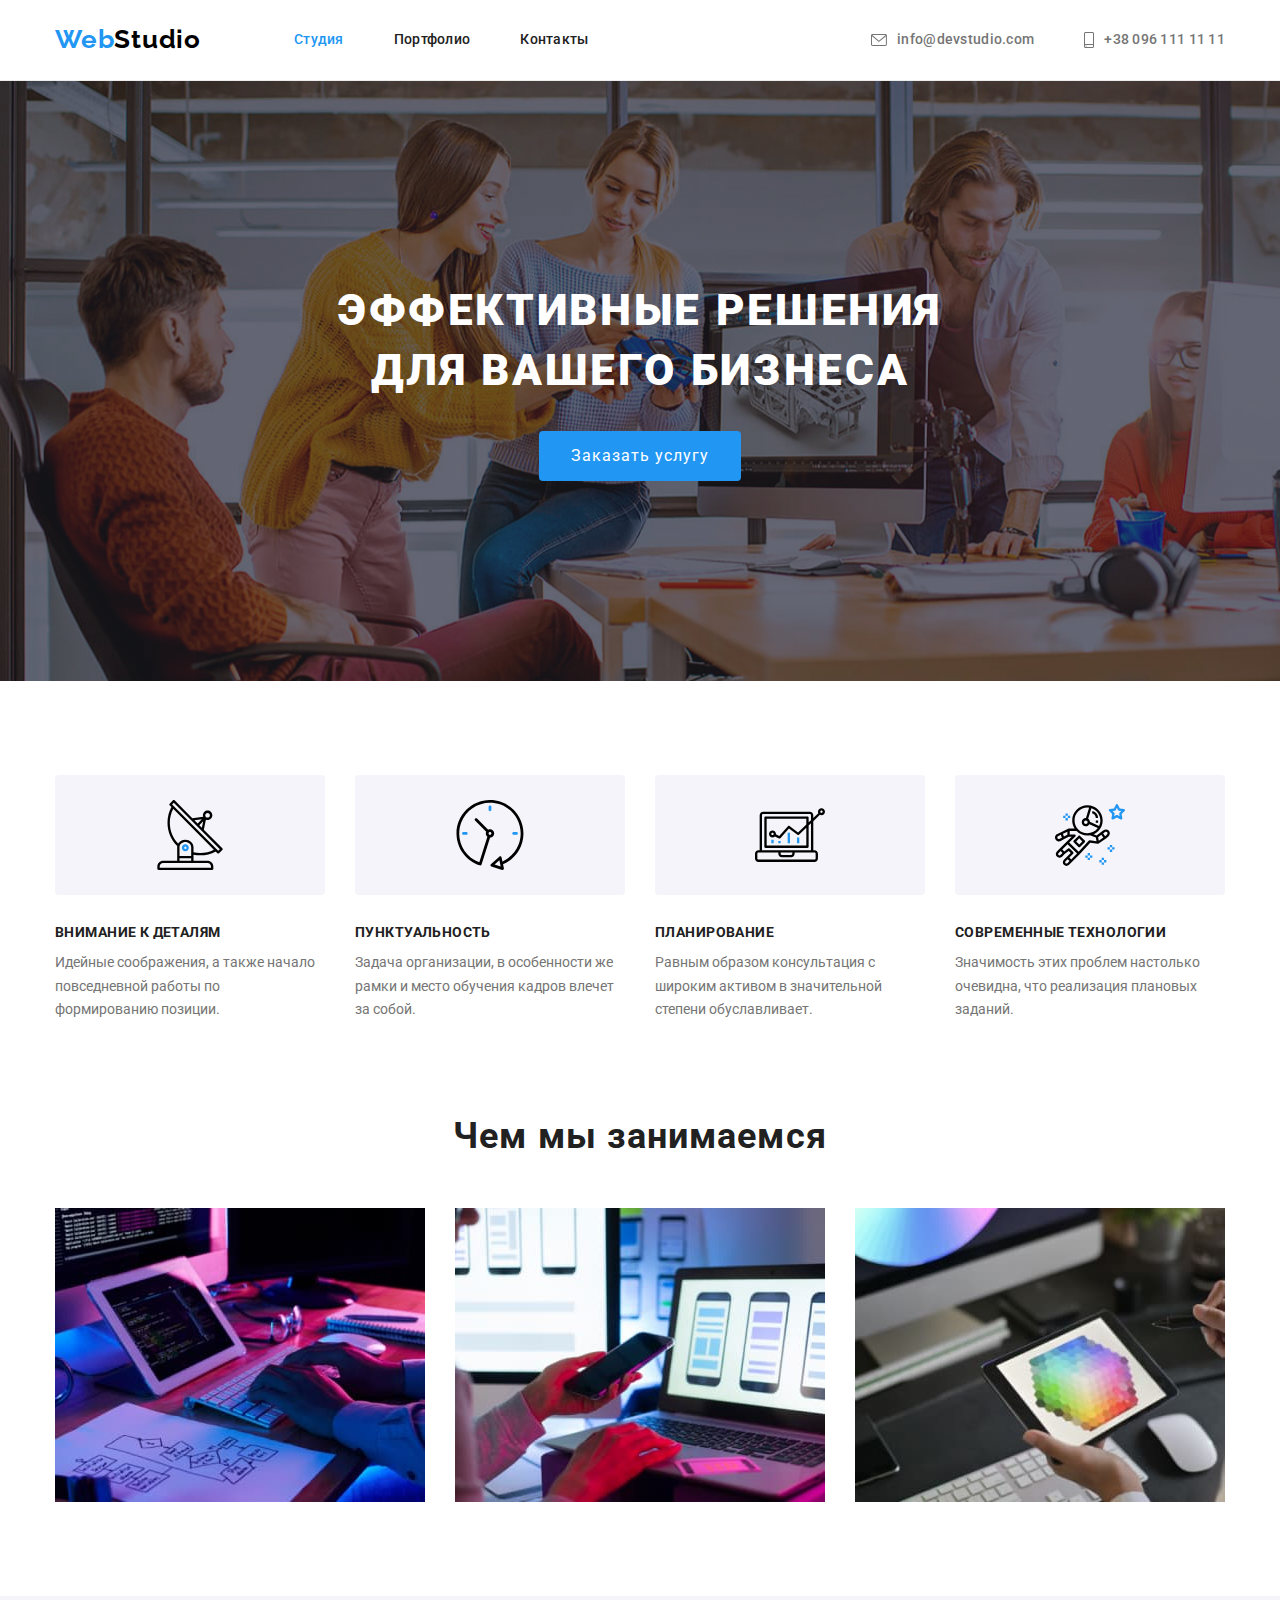
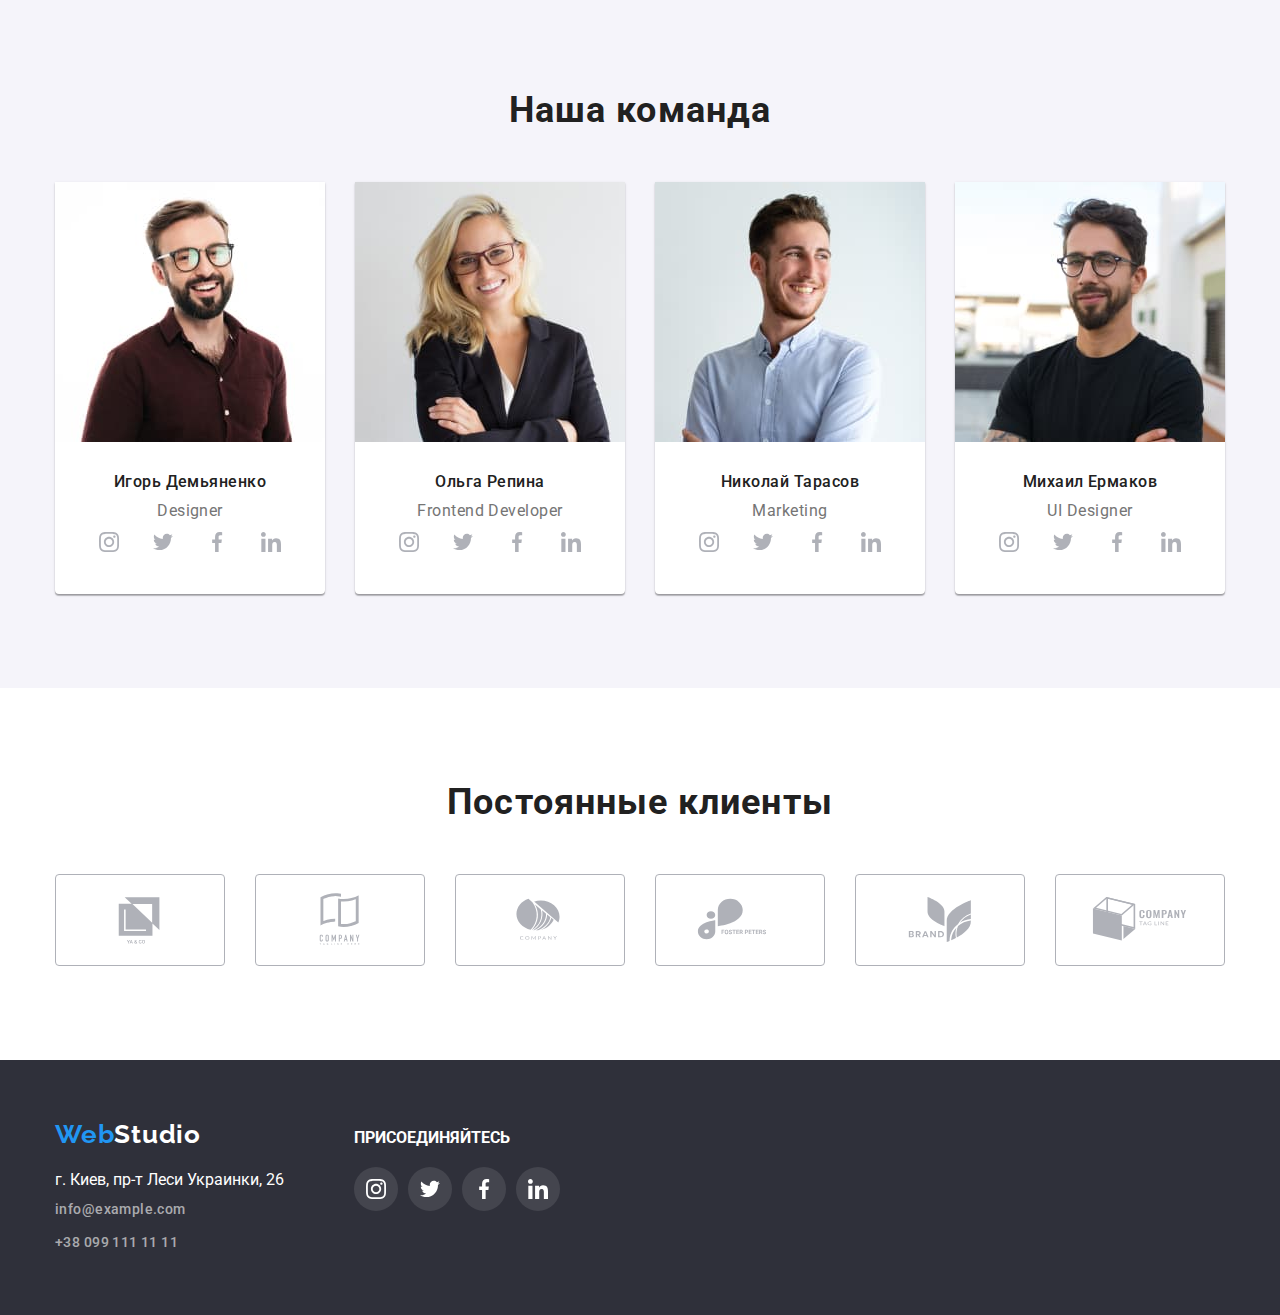
<file: index.html>
<!DOCTYPE html>
<html lang="ru">
<head>
    <meta charset="UTF-8">
    <meta http-equiv="X-UA-Compatible" content="IE=edge">
    <meta name="viewport" content="width=device-width, initial-scale=1.0">
    <title>Document</title>
    <link rel="stylesheet" href="./css/styles.css">
    <link rel="preconnect" href="https://fonts.gstatic.com">
    <link href="https://fonts.googleapis.com/css2?family=Raleway:wght@700&family=Roboto:wght@400;500;700;900&display=swap" rel="stylesheet">
    <link href="https://cdnjs.cloudflare.com/ajax/libs/modern-normalize/1.0.0/modern-normalize.min.css">
</head>
<body>
    <header class="header-contact">
   <!--My contact--> 
        <div class="container">
            <nav class="site-nav">
                <a href="index.html" class="logo"><span class="logo-title">Web</span>Studio</a>
                <ul class="site-nav-list">
                    <li><a href="index.html" class="nav-link current">Студия</a></li>
                    <li><a href="portfolio.html" class="nav-link">Портфолио</a></li>
                    <li><a href="contact.html" class="nav-link">Контакты</a></li>
                </ul>
            </nav>
            <ul class="contact-list">
                <li>
                    <a href="mailto:info@devstudio.com" class="contact-item">
                        <svg class="icon-mail">
                            <use href="./images/icons.svg#icon-envelope"></use>
                        </svg> info@devstudio.com
                    </a>
                </li>
                <li>
                    <a href="tel:+380961111111" class="contact-item">
                        <svg class="icon-phone">
                            <use href="./images/icons.svg#icon-smartphone"></use>
                        </svg>
                        +38 096 111 11 11
                    </a>
                </li>
            </ul> 
        </div>
    </header>  

    <main>
<!--Main content-->
    <section class="section-hero">
  <div class="container"> 
    <h1 class="hero-title">ЭФФЕКТИВНЫЕ РЕШЕНИЯ ДЛЯ ВАШЕГО БИЗНЕСА</h1>
    <button type="button" class="button-hero">Заказать услугу</button>
  </div>
   </section> 
<!--What we do-->
    <section class="features section"> 
    <div class="container">
        <ul class="content-list">
            <li class="content-item">
                <div class="icon-features">
                    <svg class="icon-element">
                        <use href="./images/icons.svg#icon-antenna"></use>
                    </svg>
                </div>
                <h3 class="content-title">ВНИМАНИЕ К ДЕТАЛЯМ</h3>
                <p class="content-text">Идейные соображения, а также начало повседневной работы по формированию позиции.</p>
            </li>
            <li class="content-item">
                <div class="icon-features">
                    <svg class="icon-element">
                        <use href="./images/icons.svg#icon-clock"></use>
                    </svg>
                </div>
                <h3 class="content-title">ПУНКТУАЛЬНОСТЬ</h3>
                <p class="content-text">Задача организации, в особенности же рамки и место обучения кадров влечет за собой.</p>
            </li>
            <li class="content-item">
                <div class="icon-features">
                    <svg class="icon-element">
                        <use href="./images/icons.svg#icon-diagram"></use>
                     </svg>
                </div>
                <h3 class="content-title">ПЛАНИРОВАНИЕ</h3>
                <p class="content-text">Равным образом консультация с широким активом в значительной степени обуславливает.</p>
            </li>
            <li class="content-item">
                <div class="icon-features">
                    <svg class="icon-element">
                        <use href="./images/icons.svg#icon-astronaut"></use>
                    </svg>
                </div>
                <h3 class="content-title">СОВРЕМЕННЫЕ ТЕХНОЛОГИИ</h3>
                <p class="content-text">Значимость этих проблем настолько очевидна, что реализация плановых заданий.</p>
            </li>
        </ul>
    </div>
   
   </section>
<!--About-->
   <section class="about section">
   <div class="container">
       <h2 class="main-title">Чем мы занимаемся</h2>
   <ul class="main-list">
      <li>
          <img src="./images/box1.jpg" alt="Работа с програмами" width="370"/>
      </li> 
       <li>
           <img src="./images/box2.jpg" alt="Работа с програмами" width="370"/>
       </li>
       <li>
           <img src="./images/box3.jpg" alt="Работа с програмами" width="370"/>
       </li>
   </ul>
   </div>
   </section>
<!--Все учасники команды-->
   <section class="team section">
     <div class="container">
       <h2 class="command-title">Наша команда</h2>
       <ul class="command-list">
           <li class="command-item"> 
                <img src="./images/img.jpg" alt="Игорь Демьяненко" width="270"/>
            <div class="command-description">   
                <h3 class="command-name">Игорь Демьяненко </h3>
                <p class="command-type">Designer</p>
        <ul class="icon-list">
            <li class="icon-item">
                <a herf="#" class="icon-button">
                    <svg class="icon" with="20" height="20">
                        <use href="./images/icons.svg#icon-instagram"></use>
                    </svg>
                </a>
            </li>
            <li class="icon-item">
                <a herf="#" class="icon-button">
                    <svg class="icon" with="20" height="20">
                        <use href="./images/icons.svg#icon-twitter"></use>
                    </svg>
                </a>
            </li>
            <li class="icon-item">
                <a href="#" class="icon-button">
                    <svg class="icon" with="20" height="20">
                        <use href="./images/icons.svg#icon-facebook"></use>
                    </svg>
                </a>
            </li>
            <li class="icon-item">
                <a href="#" class="icon-button">
                    <svg class="icon" with="20" height="20">
                        <use href="./images/icons.svg#icon-linkedin"></use>
                    </svg>
                </a>
            </li>
        </ul>
            </div>
           </li>
           <li class="command-item"> 
               <img src="./images/img(1).jpg" alt="Ольга Репина" width="270"/>
            <div class="command-description">
                <h3 class="command-name">Ольга Репина</h3>
                <p class="command-type">Frontend Developer</p>
        <ul class="icon-list">
            <li class="icon-item">
                <a herf="#" class="icon-button">
                    <svg class="icon" with="20" height="20">
                        <use href="./images/icons.svg#icon-instagram"></use>
                    </svg>
                </a>
            </li>
            <li class="icon-item">
                <a herf="#" class="icon-button">
                    <svg class="icon" with="20" height="20">
                        <use href="./images/icons.svg#icon-twitter"></use>
                    </svg>
                </a>
            </li>
            <li class="icon-item">
                <a href="#" class="icon-button">
                    <svg class="icon" with="20" height="20">
                        <use href="./images/icons.svg#icon-facebook"></use>
                    </svg>
                </a>
            </li>
            <li class="icon-item">
                <a href="#" class="icon-button">
                    <svg class="icon" with="20" height="20">
                        <use href="./images/icons.svg#icon-linkedin"></use>
                    </svg>
                </a>
            </li>
        </ul>
            </div>  
           </li> 
           <li class="command-item"> 
               <img src="./images/img(2).jpg" alt="Николай Тарасов" width="270"/>
            <div class="command-description">
               <h3 class="command-name">Николай Тарасов</h3>
               <p class="command-type">Marketing</p>
        <ul class="icon-list">
            <li class="icon-item">
                <a herf="#" class="icon-button">
                    <svg class="icon" with="20" height="20">
                        <use href="./images/icons.svg#icon-instagram"></use>
                    </svg>
                </a>
            </li>
            <li class="icon-item">
                <a herf="#" class="icon-button">
                    <svg class="icon" with="20" height="20">
                        <use href="./images/icons.svg#icon-twitter"></use>
                    </svg>
                </a>
            </li>
            <li class="icon-item">
                <a href="#" class="icon-button">
                    <svg class="icon" with="20" height="20">
                        <use href="./images/icons.svg#icon-facebook"></use>
                    </svg>
                </a>
            </li>
            <li class="icon-item">
                <a href="#" class="icon-button">
                    <svg class="icon" with="20" height="20">
                        <use href="./images/icons.svg#icon-linkedin"></use>
                    </svg>
                </a>
            </li>
        </ul>
            </div> 
           </li>
           <li class="command-item">  
               <img src="./images/img(3).jpg" alt="Михаил Ермаков" width="270"/>
            <div class="command-description">
                <h3 class="command-name">Михаил Ермаков</h3>
                <p class="command-type">UI Designer</p>
        <ul class="icon-list">
            <li class="icon-item">
                <a herf="#" class="icon-button">
                    <svg class="icon" with="20" height="20">
                        <use href="./images/icons.svg#icon-instagram"></use>
                    </svg>
                </a>
            </li>
            <li class="icon-item">
                <a herf="#" class="icon-button">
                    <svg class="icon" with="20" height="20">
                        <use href="./images/icons.svg#icon-twitter"></use>
                    </svg>
                </a>
            </li>
            <li class="icon-item">
                <a href="#" class="icon-button">
                    <svg class="icon" with="20" height="20">
                        <use href="./images/icons.svg#icon-facebook"></use>
                    </svg>
                </a>
            </li>
            <li class="icon-item">
                <a href="#" class="icon-button">
                    <svg class="icon" with="20" height="20">
                        <use href="./images/icons.svg#icon-linkedin"></use>
                    </svg>
                </a>
            </li>
        </ul>
            </div>
           </li>
        </ul>
    </div>
   </section> 
<!--Постоянные клиенты компании-->
   <section class="client section">
       <div class="container">
           <h2 class="client-title">Постоянные клиенты</h2>
           <ul class="client-list">
               <li class="client-item">
                   <a href="#" class="client-link">
                    <svg class="icon-client" width="106" height="60">
                        <use href="./images/icons.svg#icon-Logo"></use>
                     </svg>
                   </a>
               </li>
               <li class="client-item">
                   <a href="#" class="client-link">
                    <svg class="icon-client" width="106" height="60">
                        <use href="./images/icons.svg#icon-Logo1"></use>
                    </svg>
                   </a>
               </li>
               <li class="client-item">
                   <a hfer="#" class="client-link">
                    <svg class="icon-client" width="106" height="60">
                        <use href="./images/icons.svg#icon-Logo2"></use>
                    </svg>
                   </a>
               </li>
               <li class="client-item">
                   <a href="#" class="client-link">
                    <svg class="icon-client" width="106" height="60">
                        <use href="./images/icons.svg#icon-Logo3"></use>
                    </svg>
                   </a>
               </li>
               <li class="client-item">
                   <a href="#" class="client-link">
                    <svg class="icon-client" width="106" height="60">
                        <use href="./images/icons.svg#icon-Logo4"></use>
                    </svg>
                   </a>
               </li>
               <li class="client-item">
                   <a href="#" class="client-link">
                    <svg class="icon-client" width="106" height="60">
                        <use href="./images/icons.svg#icon-Logo5"></use>
                    </svg>
                   </a>
               </li>
           </ul>
       </div>
   </section>
    </main>
  
   <footer class="footer-block">
    <!--Copyright,etc-->
<div class="container footer-container">
    <div class="logo-adress-footer">
        <a href="./index.html" class="logo-link"><span class="logo-title">Web</span><span class="logo-copyright">Studio</span></a>
        <address class="address">
             <p class="address-text">г. Киев, пр-т Леси Украинки, 26</p>
            <ul>
                <li class="block-address"><a href="mailto:info@example.com" class="link-address">info@example.com</a></li>
                <li><a href="tel:+380991111111" class="link-address">+38 099 111 11 11</a></li>
            </ul>
        </address>
    </div>
    <div class="icons-footer">
        <p class="icons-text">ПРИСОЕДИНЯЙТЕСЬ</p>
        <ul class="icon-list">
            <li class="icon-item">
                <a herf="#" class="icon-button">
                    <svg class="icon-footer" with="20" height="20">
                        <use href="./images/icons.svg#icon-instagram"></use>
                    </svg>
                </a>
            </li>
            <li class="icon-item">
                <a herf="#" class="icon-button">
                    <svg class="icon-footer" with="20" height="20">
                        <use href="./images/icons.svg#icon-twitter"></use>
                    </svg>
                </a>
            </li>
            <li class="icon-item">
                <a href="#" class="icon-button">
                    <svg class="icon-footer" with="20" height="20">
                        <use href="./images/icons.svg#icon-facebook"></use>
                    </svg>
                </a>
            </li>
            <li class="icon-item">
                <a href="#" class="icon-button">
                    <svg class="icon-footer" with="20" height="20">
                        <use href="./images/icons.svg#icon-linkedin"></use>
                    </svg>
                </a>
            </li>
        </ul>
    </div>
</div>
   </footer>
</body>
</html>
</file>
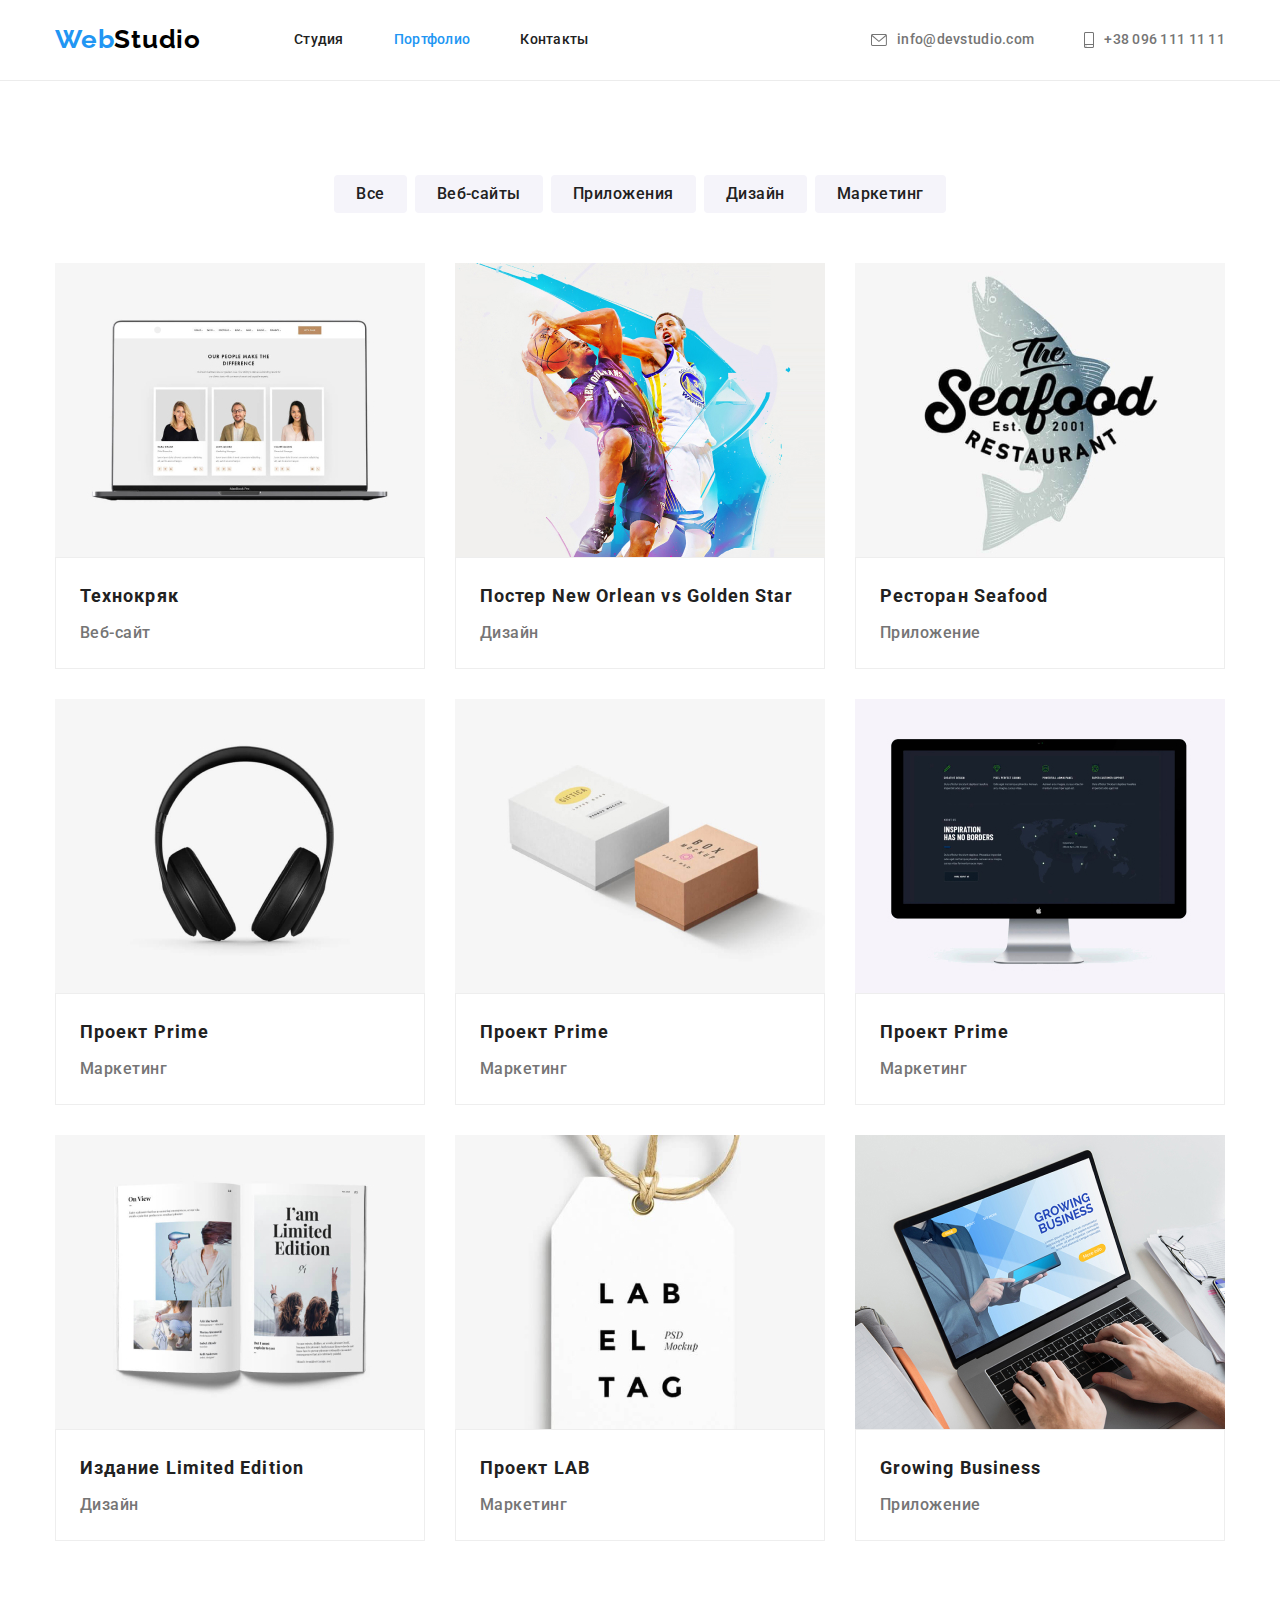
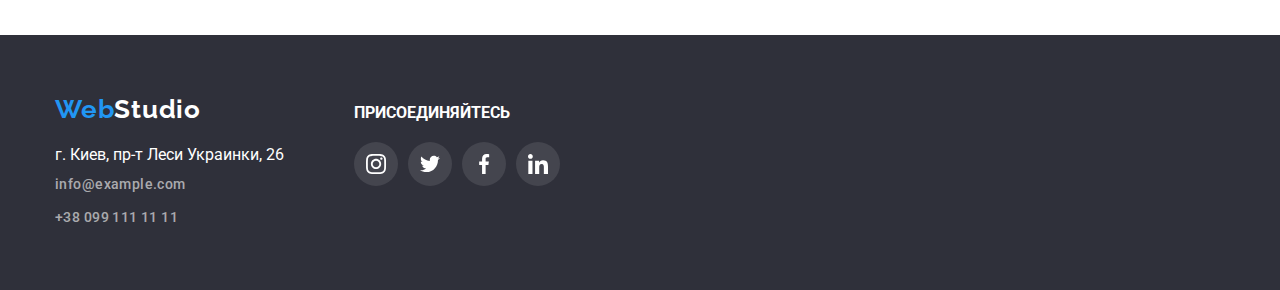
<file: portfolio.html>
<!DOCTYPE html>
<html lang="ru">
<head>
    <meta charset="UTF-8">
    <meta http-equiv="X-UA-Compatible" content="IE=edge">
    <meta name="viewport" content="width=device-width, initial-scale=1.0">
    <title>Document</title>
    <link rel="stylesheet" href="./css/styles.css">
    <link rel="preconnect" href="https://fonts.gstatic.com">
    <link href="https://fonts.googleapis.com/css2?family=Raleway:wght@700&family=Roboto:wght@400;500;700;900&display=swap" rel="stylesheet">
    <link href="https://cdnjs.cloudflare.com/ajax/libs/modern-normalize/1.0.0/modern-normalize.min.css">     
</head>
<body>
    <header class="header-contact">
        <!--My contact--> 
             <div class="container">
                 <nav class="site-nav">
                     <a href="index.html" class="logo"><span class="logo-title">Web</span>Studio</a>
            
                     <ul class="site-nav-list">
                         <li><a href="index.html" class="nav-link">Студия</a></li>
                         <li><a href="portfolio.html" class="nav-link current">Портфолио</a></li>
                         <li><a href="contact.html" class="nav-link">Контакты</a></li>
                     </ul>
                 </nav>
                 <ul class="contact-list">
                     <li>
                         <a href="mailto:info@devstudio.com" class="contact-item">
                            <svg class="icon-mail">
                                <use href="./images/icons.svg#icon-envelope"></use>
                            </svg>
                            info@devstudio.com
                            </a>
                        </li>
                     <li>
                         <a href="tel:+380961111111" class="contact-item">
                            <svg class="icon-phone">
                                <use href="./images/icons.svg#icon-smartphone"></use>
                            </svg>
                            +38 096 111 11 11
                            </a>
                        </li>
                 </ul> 
             </div>
         </header>

     <main>
       <!--Portfolio-->
       <section class="projects section">
    <div class="container">
        <ul class="button-list"> 
           <li><button type="button" class="button">Все</button></li>
           <li><button type="button" class="button">Веб-сайты</button></li>
           <li><button type="button" class="button">Приложения</button></li>
           <li><button type="button" class="button">Дизайн</button></li>
           <li><button type="button" class="button">Маркетинг</button></li>
        </ul>
        <ul class="portfolio-list">
           <li class="portfolio-item">
               <a href="#" class="card-link"><img src="./images/project.jpg" alt="Технокряк" width="370">
                  <div class="portfolio-description">
                   <h2 class="portfolio-title">Технокряк</h2>
                   <p class="portfolio-type">Веб-сайт</p>
                  </div>
               </a>
           </li>
           <li class="portfolio-item">
               <a href="#" class="card-link"><img src="./images/project1.jpg" alt="Постер New Orlean vs Golden Star" width="370">
                  <div class="portfolio-description">
                    <h2 class="portfolio-title">Постер New Orlean vs Golden Star</h2>
                    <p class="portfolio-type">Дизайн</p>
                  </div>
               </a>
           </li>
           <li class="portfolio-item">
               <a href="#" class="card-link"><img src="./images/project2.jpg" alt="Ресторан Seafood" width="370">
                  <div class="portfolio-description">
                   <h2 class="portfolio-title">Ресторан Seafood</h2>
                   <p class="portfolio-type">Приложение</p>
                  </div>
               </a>
           </li>
           <li class="portfolio-item">
               <a href="#" class="card-link"><img src="./images/project3.jpg" alt="Проект Prime" width="370">
                   <div class="portfolio-description">
                    <h2 class="portfolio-title">Проект Prime</h2>
                    <p class="portfolio-type">Маркетинг</p>
                   </div> 
               </a>
           </li>
           <li class="portfolio-item">
               <a href="#" class="card-link"><img src="./images/project4.jpg" alt="Проект Boxes" width="370">
                   <div class="portfolio-description">
                    <h2 class="portfolio-title">Проект Prime</h2>
                    <p class="portfolio-type">Маркетинг</p>
                  </div>
               </a>
           </li>
           <li class="portfolio-item">
               <a href="#" class="card-link"><img src="./images/project5.jpg" alt="Inspiration has no Borders" width="370">
                   <div class="portfolio-description">
                    <h2 class="portfolio-title">Проект Prime</h2>
                    <p class="portfolio-type">Маркетинг</p>
                   </div>
               </a>
           </li>
           <li class="portfolio-item">
               <a href="#" class="card-link"><img src="./images/project6.jpg" alt="Издание Limited Edition" width="370">
                   <div class="portfolio-description">
                    <h2 class="portfolio-title">Издание Limited Edition</h2>
                    <p class="portfolio-type">Дизайн</p>
                   </div>
               </a>
           </li>
           <li class="portfolio-item">
               <a href="#" class="card-link"><img src="./images/project7.jpg" alt="Проект LAB" width="370">
                   <div class="portfolio-description">
                    <h2 class="portfolio-title">Проект LAB</h2>
                    <p class="portfolio-type">Маркетинг</p>
                   </div>
               </a>
           </li>
           <li class="portfolio-item">
               <a href="#" class="card-link"><img src="./images/project8.jpg" alt="Growing Business" width="370">
                   <div class="portfolio-description">
                    <h2 class="portfolio-title">Growing Business</h2>
                    <p class="portfolio-type">Приложение</p>
                   </div>
               </a>
           </li>
        </ul>
    </div>   
       </section> 

    </main>
   <footer class="footer-block">
    <!--Copyright,etc-->
    <div class="container footer-container">
        <div class="logo-adress-footer">
            <a href="./index.html" class="logo-link"><span class="logo-title">Web</span><span class="logo-copyright">Studio</span></a>
            <address class="address">
                 <p class="address-text">г. Киев, пр-т Леси Украинки, 26</p>
                <ul>
                    <li class="block-address"><a href="mailto:info@example.com" class="link-address">info@example.com</a></li>
                    <li><a href="tel:+380991111111" class="link-address">+38 099 111 11 11</a></li>
                </ul>
            </address>
        </div>
        <div class="icons-footer">
            <p class="icons-text">ПРИСОЕДИНЯЙТЕСЬ</p>
            <ul class="icon-list">
                <li class="icon-item">
                    <a herf="#" class="icon-button">
                        <svg class="icon-footer" with="20" height="20">
                            <use href="./images/icons.svg#icon-instagram"></use>
                        </svg>
                    </a>
                </li>
                <li class="icon-item">
                    <a herf="#" class="icon-button">
                        <svg class="icon-footer" with="20" height="20">
                            <use href="./images/icons.svg#icon-twitter"></use>
                        </svg>
                    </a>
                </li>
                <li class="icon-item">
                    <a href="#" class="icon-button">
                        <svg class="icon-footer" with="20" height="20">
                            <use href="./images/icons.svg#icon-facebook"></use>
                        </svg>
                    </a>
                </li>
                <li class="icon-item">
                    <a href="#" class="icon-button">
                        <svg class="icon-footer" with="20p" height="20">
                            <use href="./images/icons.svg#icon-linkedin"></use>
                        </svg>
                    </a>
                </li>
            </ul>
        </div>
    </div>
   </footer>
</body>
</html>
</file>
<file: css/styles.css>
:root {
    --titel-text-color:#212121;
    --primary-whit-color:#FFFFFF;
    --logo-color:#000000;
    --hero-color:#2F303A;
    --accent-color: #2196F3;
    --button-hover-color:#188CE8;
    --main-content-color:#757575;
    --section-command-color:#F5F4FA;
    --portfolio-color:#E5E5E5;
    --shadow-box-color: rgba(0, 0, 0, 0.15);
    --shadow-drop-color: rgba(0, 0, 0, 0.25);
    --top-lain:#ECECEC;
    --footer-link-color: rgba(255, 255, 255, 0.6);
    --text-shadow: 2px 1px 5px #2c2c31;
    --card-color:#eeeeee;
    --header-icon-color:#757575;
    --command-icon-color:#afb1b8;
    --overlay-color: rgba(47, 48, 58, 0.4);
    --footer-icon-bt: rgba(255, 255, 255, 0.1);
    }
*,
*::before,
*::after {
    text-decoration: none;
    box-sizing: border-box;
    margin: 0;
    padding: 0;

}
body {
    color: var(--titel-text-color);
    font-family: Roboto, sans-serif;
    font-style: 400;
    text-decoration: none;
}
ul {
    list-style: none;
    padding: 0;
    margin: 0;
}
a {
   text-decoration: none;
   color: var(--titel-text-color);
   font-size: 14px;
   line-height: 1.142;
   font-weight: 500;
   letter-spacing: 0.02em;
}
h1,
h2,
h3,
h4 {
    margin: 0;
}
p {
    margin: 0;
}
.section {
    padding: 94px 0;
}
.container {
    width: 1200px;
    padding: 0 15px;
    margin: 0 auto;
}
.header-contact {
    border-bottom: 1px solid var(--top-lain);
}
img {
    display: block;
    max-width: 100%;
}
.icon {
    width: 20px;
    height: 20px;
    fill: var(--command-icon-color);
}

/*Общий логотип */
.logo {
    color: var(--logo-color);
    font-family: Raleway, sans-serif;
    font-size: 26px;
    margin-right: 93px;
    line-height: 1.192;
    letter-spacing: 0.03em;
    font-weight: 700;
    text-decoration: none;
}
.logo-title {
    color: var(--accent-color);
}

/* Общая навигация */
.header-contact .container {
    display: flex;
    align-items: center;
}
.site-nav {
    display: flex;
    align-items: center;
    margin-right: auto;
}
.site-nav-list{
    display: flex;
    align-items: center;
}
.site-nav-list li:not(:last-child){
    margin-right: 50px;
}
.nav-link:hover,
.nav-link:focus,
.contact-item:focus,
.contact-item:hover {
    color: var(--accent-color);
}
.current {
    color: var(--accent-color);
}
.nav-link {
    font-weight: 500;
    font-size: 14px;
    line-height: 1.14;
    letter-spacing: 0.02em;
    text-decoration: none;
    padding: 32px 0;
    display: block;
}
.contact-list {
    display: flex;
    align-items: center;
}
.contact-list li:not(:last-child){
    margin-right: 50px;
}
.contact-item  {
    color: var(--main-content-color);
    font-weight: 500;
    font-size: 14px;
    line-height: 1.14;
    letter-spacing: 0.02em;
    text-decoration: none;
    display: flex;
    align-items: center;
}
.contact-item:hover,
.contact-item:focus {
    color: var(--accent-color);
}
.icon-mail {
    width: 16px;
    height: 12px;
    margin-right: 10px;
    fill: currentColor;
    align-content: center;
}
.icon-phone {
    width: 10px;
    height: 16px;
    margin-right: 10px;
    fill: currentColor;
    align-content: center;
}

/* Герой */
.section-hero {
    background-color: var(--hero-color);
    background-image: 
    linear-gradient(var(--overlay-color),
    var(--overlay-color)), 
    url(../images/hero.jpg);
    background-size: cover;
    background-repeat: no-repeat;
    max-width: 1600px;
    margin-right: auto;
    margin-left: auto;
    padding-top: 200px;
    padding-bottom: 200px;
}
.hero-title {
    color: var(--primary-whit-color);
    font-weight: 900;
    line-height: 1.36;
    font-size: 44px;
    margin-bottom: 30px;
    text-align: center;
    letter-spacing: 0.06em;
    text-transform: uppercase;
    max-width: 690px;
    margin: auto;
}
.button-hero {
    color: var(--primary-whit-color);
    background-color: var(--accent-color);
    box-shadow: var(--shadow-box-color);
    display: block;
    min-width:136px;
    margin: 0 auto;
    padding: 10px 32px;
    font-family: inherit;
    font-size: 16px;
    line-height: 1.875;
    text-align: center;
    cursor: pointer;
    border: none;
    border-radius: 4px;
    letter-spacing: 0.06em;
    margin-top: 30px;
}
.button-hero  :hover,
.button-hero :focus {
    background-color: var(--button-hover-color);
    border: 1px solid transparent;
    cursor: pointer;
    text-shadow: var(--text-shadow);
}

/* Что мы делаем */

.content-list > li:not(:last-child) {
    margin-right: 30px;
}
.content-list {
    display: flex;
    align-items: center;
}
.content-list > li{
    width: 270px;
}
.content-text {
    color: var(--main-content-color);
    font-size: 14px;
    line-height: 1.71;
    font-weight: 400;
}
.content-title {
    color: var(--titel-text-color);
    margin-bottom: 10px;
    font-size: 14px;
    line-height: 1.14;
    font-weight: 700;
    letter-spacing: 0.03em;
    text-transform: uppercase;
}
.icon-features {
    display: flex;
    justify-content: center;
    align-items: center;
    background-position:50% 50%;
    background-color: var(--section-command-color);
    border-radius: 4px;
    height: 120px;
    margin-bottom: 30px;
}
.icon-element {
    width: 70px;
    height: 70px;
}
.about {
    padding-top: 0;
}
.main-title {
    color: var(--titel-text-color);
    font-size: 36px;
    line-height: 1.166;
    margin-bottom: 50px;
    text-align: center;
    letter-spacing: 0.03em;
}
.main-list{
    display: flex;
    align-items: center;
}
.main-list img{
    display: block;
    max-width: 100%;
}
.main-list > li:not(:last-child) {
    margin-right: 30px;
}
.team{
    background-color: var(--section-command-color);
}
.command-title {
    color: var(--titel-text-color);
    background-color: var(--section-command-color);
    font-size: 36px;
    margin-bottom: 50px;
    line-height: 1.166;
    text-align: center;
    letter-spacing: 0.03em;
}
.command-list .command-item:not(:last-child){
    margin-right: 30px;
}
.command-item {
    color: var(--titel-text-color);
    font-size: 16px;
    line-height: 1.1875;
    letter-spacing: 0.03em;
    flex-basis: calc((100%-90px)/3);
    background: var(--primary-whit-color);
    box-shadow: 0px 1px 3px rgba(0, 0, 0, 0.12), 0px 1px 1px rgba(0, 0, 0, 0.14), 0px 2px 1px rgba(0, 0, 0, 0.2);
    border-radius: 0px 0px 4px 4px;
}
.command-description {
    padding: 30px 32px;
    text-align: center;
}
.command-name {
    font-family: Roboto, sans-serif;
    font-style: 400;
    font-weight: 500;
    font-size: 16px;
    line-height: 1.1875;
    letter-spacing: 0.03em;
}
.command-type {
    color: var(--main-content-color);
    font-family: Roboto, sans-serif;
    font-size: 16px;
    margin-top: 10px;
    line-height: 1.1875;
    letter-spacing: 0.03em;
}
.command-list{
    display: flex;
}

/*Соцсети команды */
.icon-list {
    display: flex;
    justify-content: space-between;
}
.icon-item {
    width: 44px;
    height: 44px;
}
.icon-button {
    display: flex;
    justify-content: center;
    align-items: center;
    height: 100%;
    width: 100%;
    border-radius: 50%;
    fill: var(--command-icon-color);
}
.icon-button:hover .icon,
.icon-button:focus .icon {
    background-color: var(--accent-color); 
}
.icon-button:hover .icon,
.icon-button:focus .icon {
    fill: var(--primary-whit-color);
}

/* Партнеры */

.client-title {
    font-family: Roboto;
    font-style: normal;
    font-weight: 700;
    font-size: 36px;
    line-height: 1.16;
    text-align: center;
    margin-bottom: 50px;
    letter-spacing: 0.03em;
}
.client-list {
    display: flex;
    justify-content: center;
}
.client-item {
    width: 170px;
    height: 92px;
}
.client-link {
    display: inline-flex;
    justify-content: center;
    align-items: center;
    width: 100%;
    height: 100%;
    border: 1px solid var(--command-icon-color);
    border-radius: 4px;
    fill: var(--command-icon-color);
}  

.client-item:not(:last-child) {
    margin-right: 30px;
}
.client-link:hover,
.client-link:focus {
    fill: var(--accent-color);
    border-color: var(--accent-color);
}

/* Портфолио */
.button-list {
    margin-bottom: 50px;
    display: flex;
    justify-content: center;
}
.button-list > li:not(:last-child) {
    margin-right: 8px;
}
.button { 
    color: var(--titel-text-color);
    background: var(--section-command-color);
    font-family: Roboto, sans-serif;
    display: block;
    font-family: inherit;
    font-style: normal;
    letter-spacing: 0.03em;
    font-size: 16px;
    line-height: 1.625;
    padding: 6px 22px;
    font-weight: 500;
    cursor: pointer;
    text-align: center;
    border-radius: 4px;
    border: none;
}
.button:hover,
.button:focus {
    color: var(--section-command-color);
    background-color: var(--accent-color);
    text-shadow: var(--shadow-drop-color);
    cursor: pointer;
    border: none;
    box-shadow: 0px 3px 1px 
    rgb(0 0 0 / 10%), 0px 1px 2px 
    rgb(0 0 0 / 8%), 0px 2px 2px 
    rgb(0 0 0 / 12%);
}
.portfolio-list {
    display: flex;
    flex-wrap: wrap;
    margin-bottom: -30px;
    margin-right: -30px;
}
.portfolio-list > li {
    width: 370px;
    margin-right: 30px;
    margin-bottom: 30px;
}
.portfolio-item {
    background-color: var(--primary-whit-color);
}
.portfolio-title {
    color: var(--titel-text-color);
    font-weight: 700;
    margin-bottom: 4px;
    font-size: 18px;
    line-height: 2;
    letter-spacing: 0.06em;
}
.portfolio-type {
    color: var(--main-content-color);
    font-size: 16px;
    line-height: 1.875;
    letter-spacing: 0.03em;
}
.portfolio-description {
    padding: 20px 24px;
    border: 1px solid var(--card-color);
}
.portfolio-list .card-link {
    display: block;
    min-width: 100%;
}
.portfolio-list .card-link:hover,
.portfolio-list .card-link:focus {
    box-shadow: 0px 1px 1px rgba(0, 0, 0, 0.12), 0px 4px 4px rgba(0, 0, 0, 0.06),
    1px 4px 6px rgba(0, 0, 0, 0.16);
}
/* Footer общий */
.logo-copyright {
    color: var(--primary-whit-color);
}
.logo-link {
    font-family: Raleway, sans-serif;
    text-decoration: none;
    display: block;
    font-weight: 700;
    margin-bottom: 20px;
    font-size: 26px;
    line-height:1,1923;
    letter-spacing: 0.03em;
}
.footer-block {
    text-decoration: none;
    color: var(--primary-whit-color);
    background-color: var(--hero-color);
    padding: 60px 0;
    min-width: 1200px;
}
.address {
    font-style: normal;
}
.address-text {
    margin-bottom: 9px;
}
.block-address {
    margin-bottom: 9px;
}
.link-address {
    text-decoration: none;
    color: var(--footer-link-color);
    display: block;
    font-size: 14px;
    line-height: 1.714;
    letter-spacing: 0.03em;
}
.link-address:hover,
.link-address:focus{
    cursor: pointer;
    color: var(--accent-color);
    font-weight: normal;
}
.logo-address-footer {
    width: 231px;
    margin-right: 70px;
}
.icons-footer {
    margin-left: 70px;
}
.icon-item {
    display: block;
    width: 44px;
    height: 44px;
    background: var(--footer-icon-bt);
    border-radius: 50%;
}
.footer-block .icon-list {
    display: flex;
    width: 206px;
    justify-content: space-between;
}
.icon-list > li:not(:last-child) {
    margin-right: 10px;
}
.icons-text {
    font-weight: bold;
    line-height: 1.143;
    text-transform: uppercase;
    margin-bottom: 20px;
}
.footer-container {
    display: flex;
    align-items: baseline;
}
.icon-button {
    fill: var(--primary-whit-color);
    border-radius: 50%;
}
.icon-button:hover,
.icon-button:focus {
    background: var(--accent-color);
}
</file>
